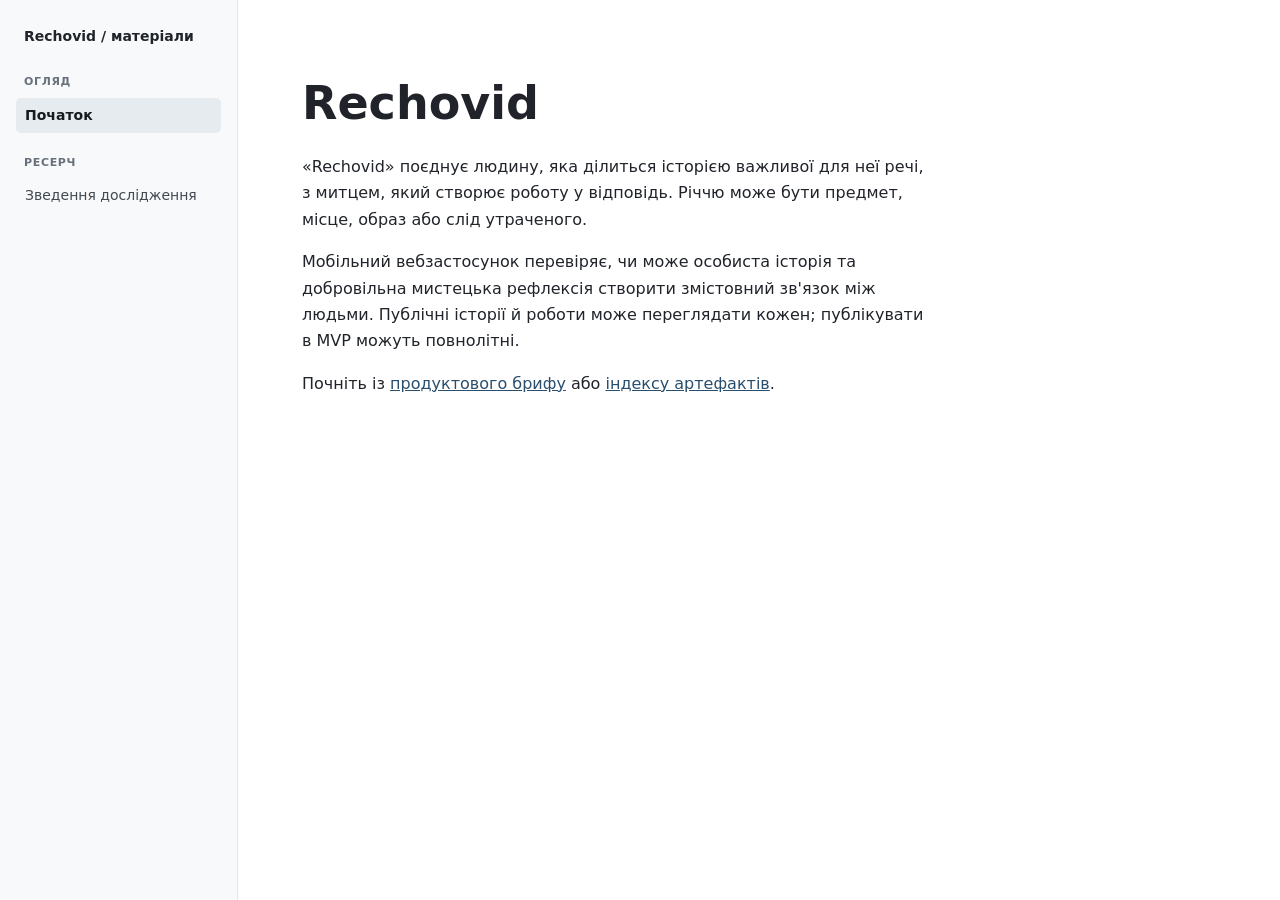
<file: index.html>
<!doctype html>
<html lang="uk">
  <head>
    <meta charset="utf-8">
    <meta name="viewport" content="width=device-width, initial-scale=1">
    <title>Rechovid — матеріали продукту</title>
    <link rel="stylesheet" href="_nav/nav.css">
    <script src="_nav/tree.js" defer></script>
    <script src="_nav/nav.js" data-root="./" defer></script>
  </head>
  <body>
    <div class="repo-layout">
      <aside data-repo-nav></aside>
      <main class="repo-content">
        <h1>Rechovid</h1>
        <p>«Rechovid» поєднує людину, яка ділиться історією важливої для неї речі, з митцем, який створює роботу у відповідь. Річчю може бути предмет, місце, образ або слід утраченого.</p>
        <p>Мобільний вебзастосунок перевіряє, чи може особиста історія та добровільна мистецька рефлексія створити змістовний зв'язок між людьми. Публічні історії й роботи може переглядати кожен; публікувати в MVP можуть повнолітні.</p>
        <p>Почніть із <a href="Codex.md">продуктового брифу</a> або <a href="README.md">індексу артефактів</a>.</p>
      </main>
    </div>
  </body>
</html>
</file>
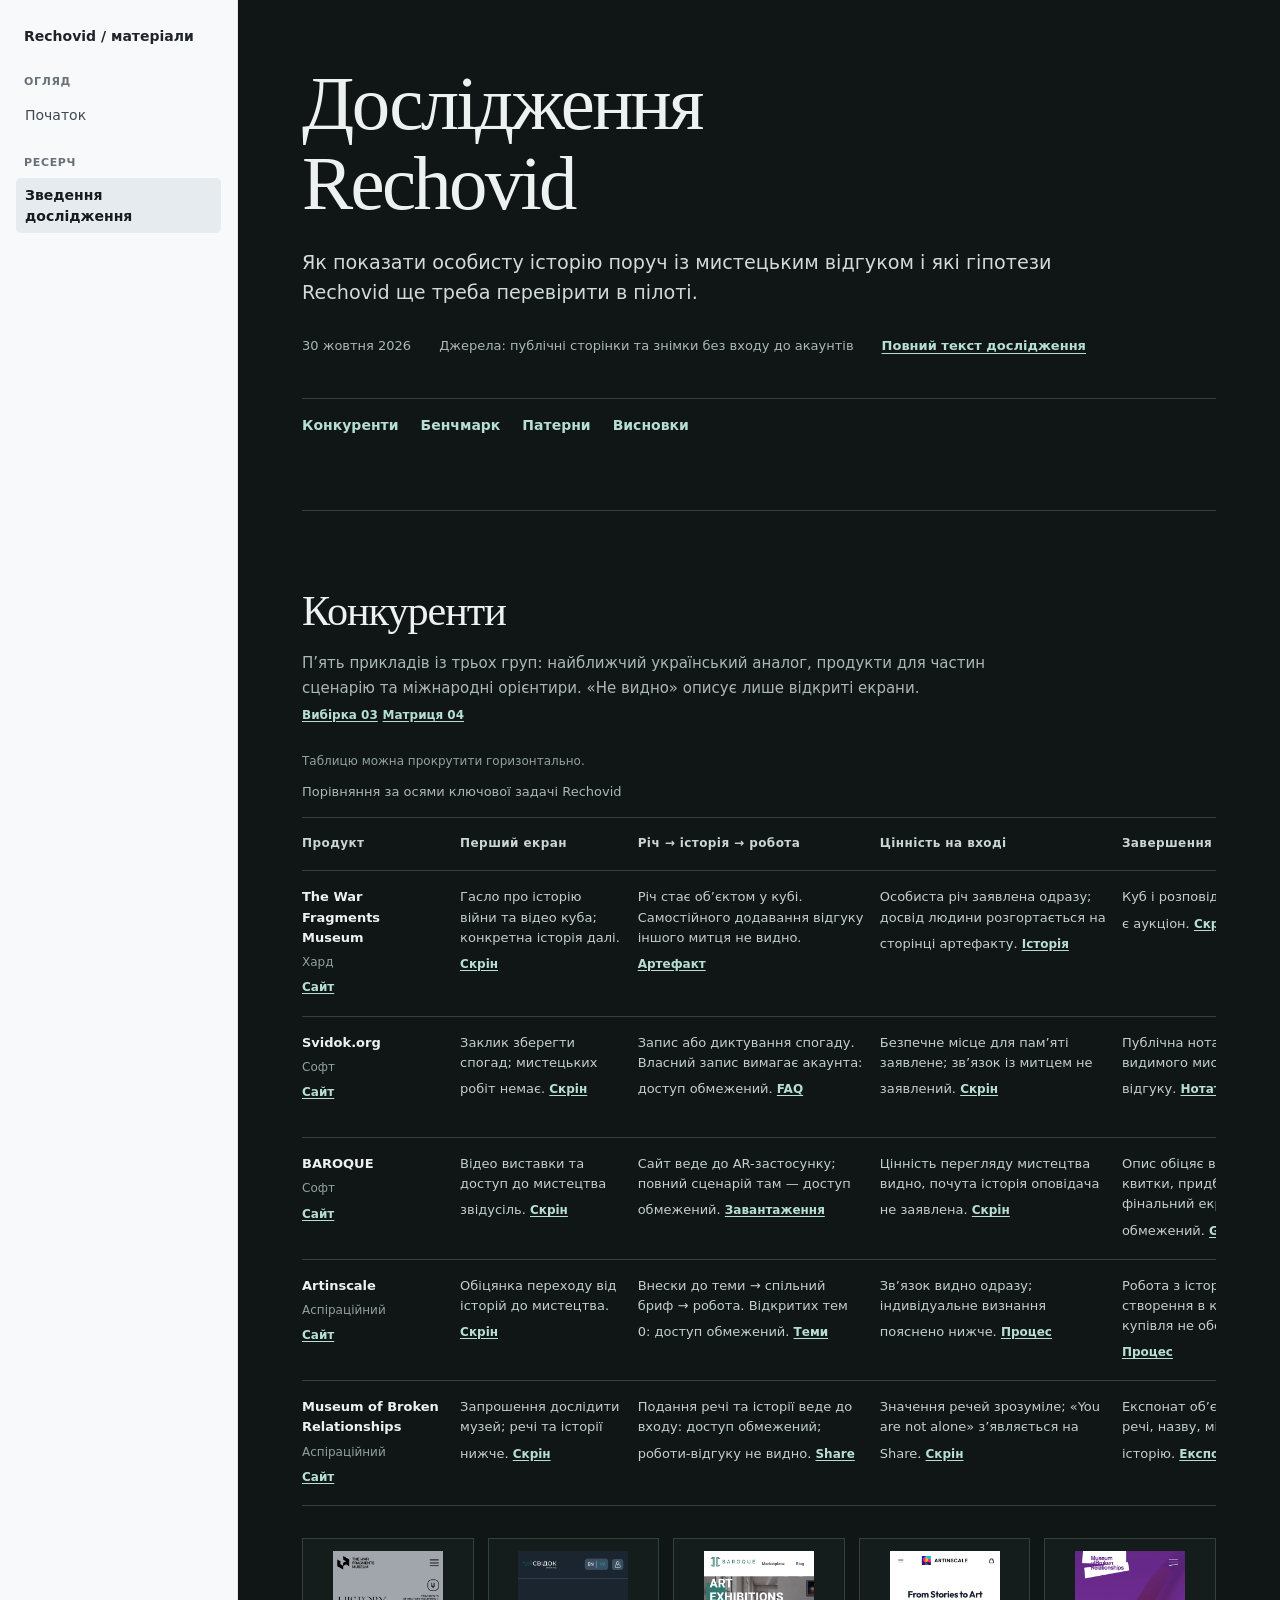
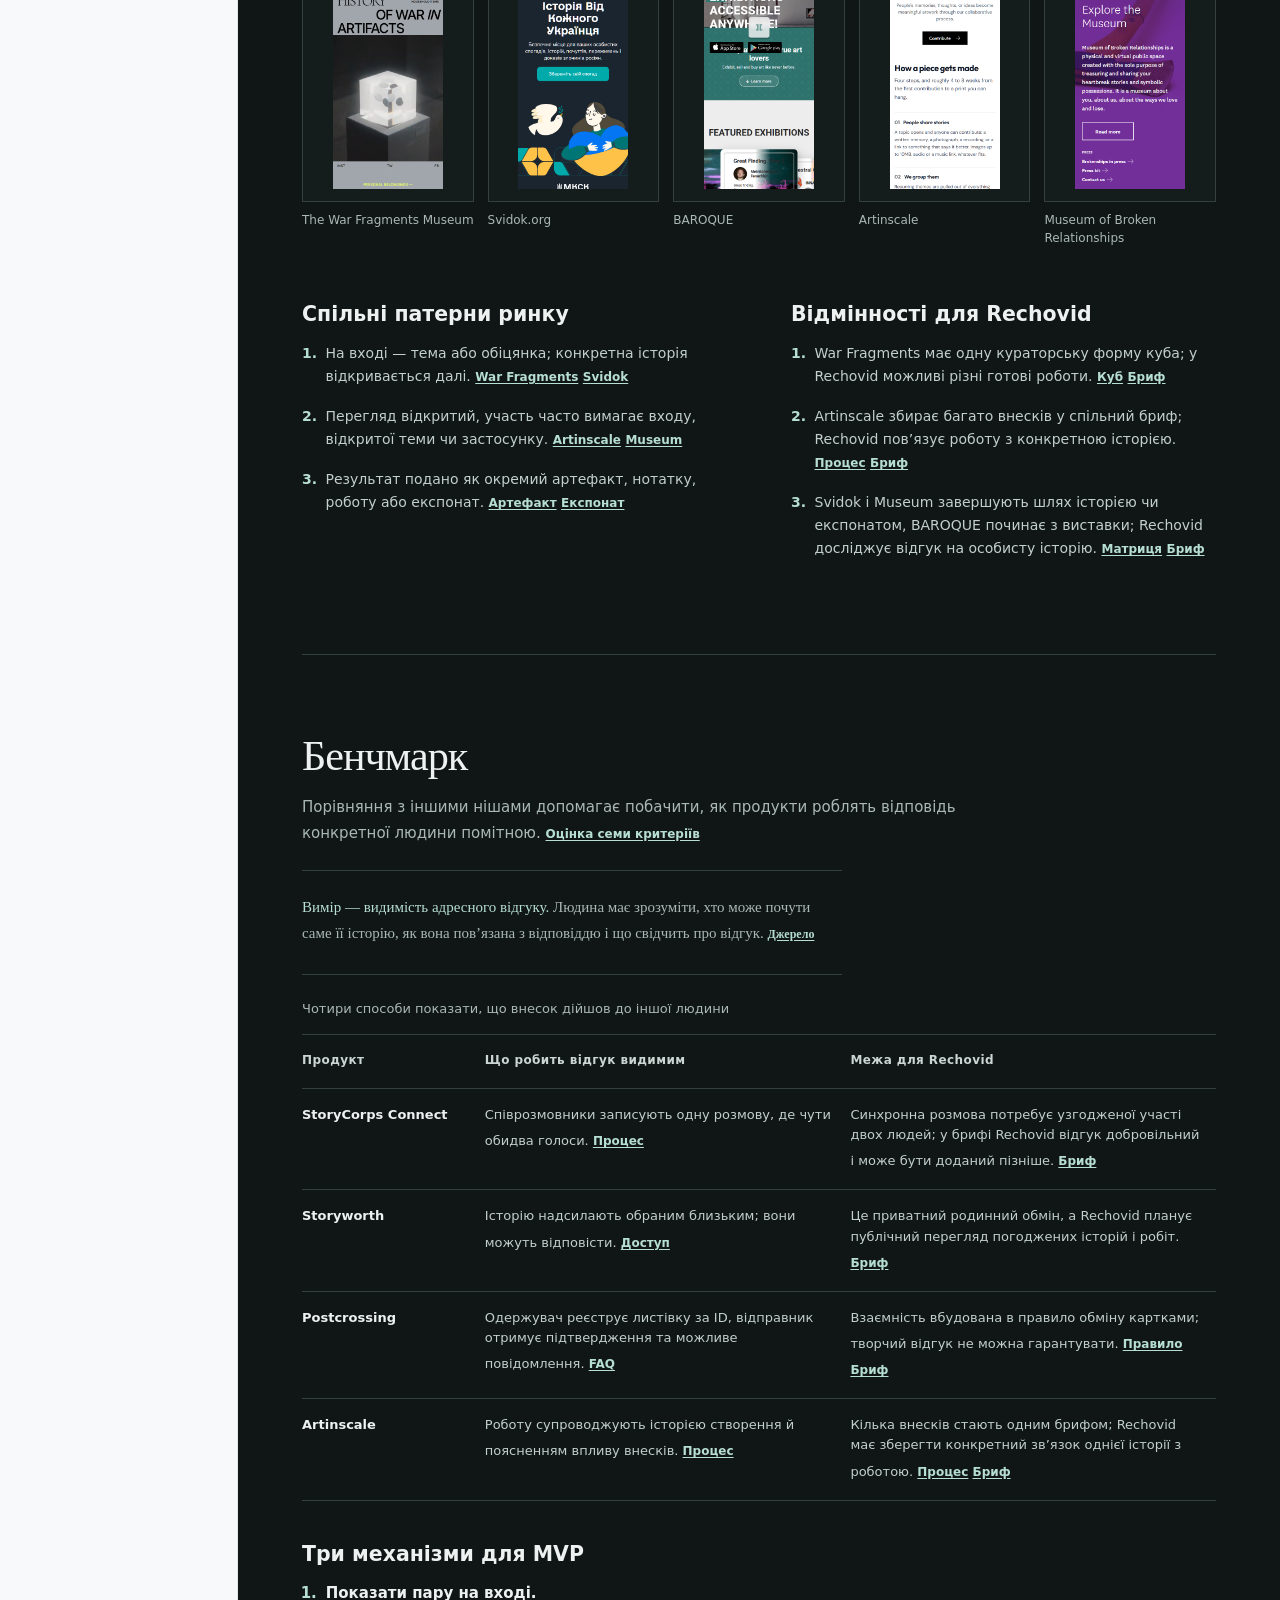
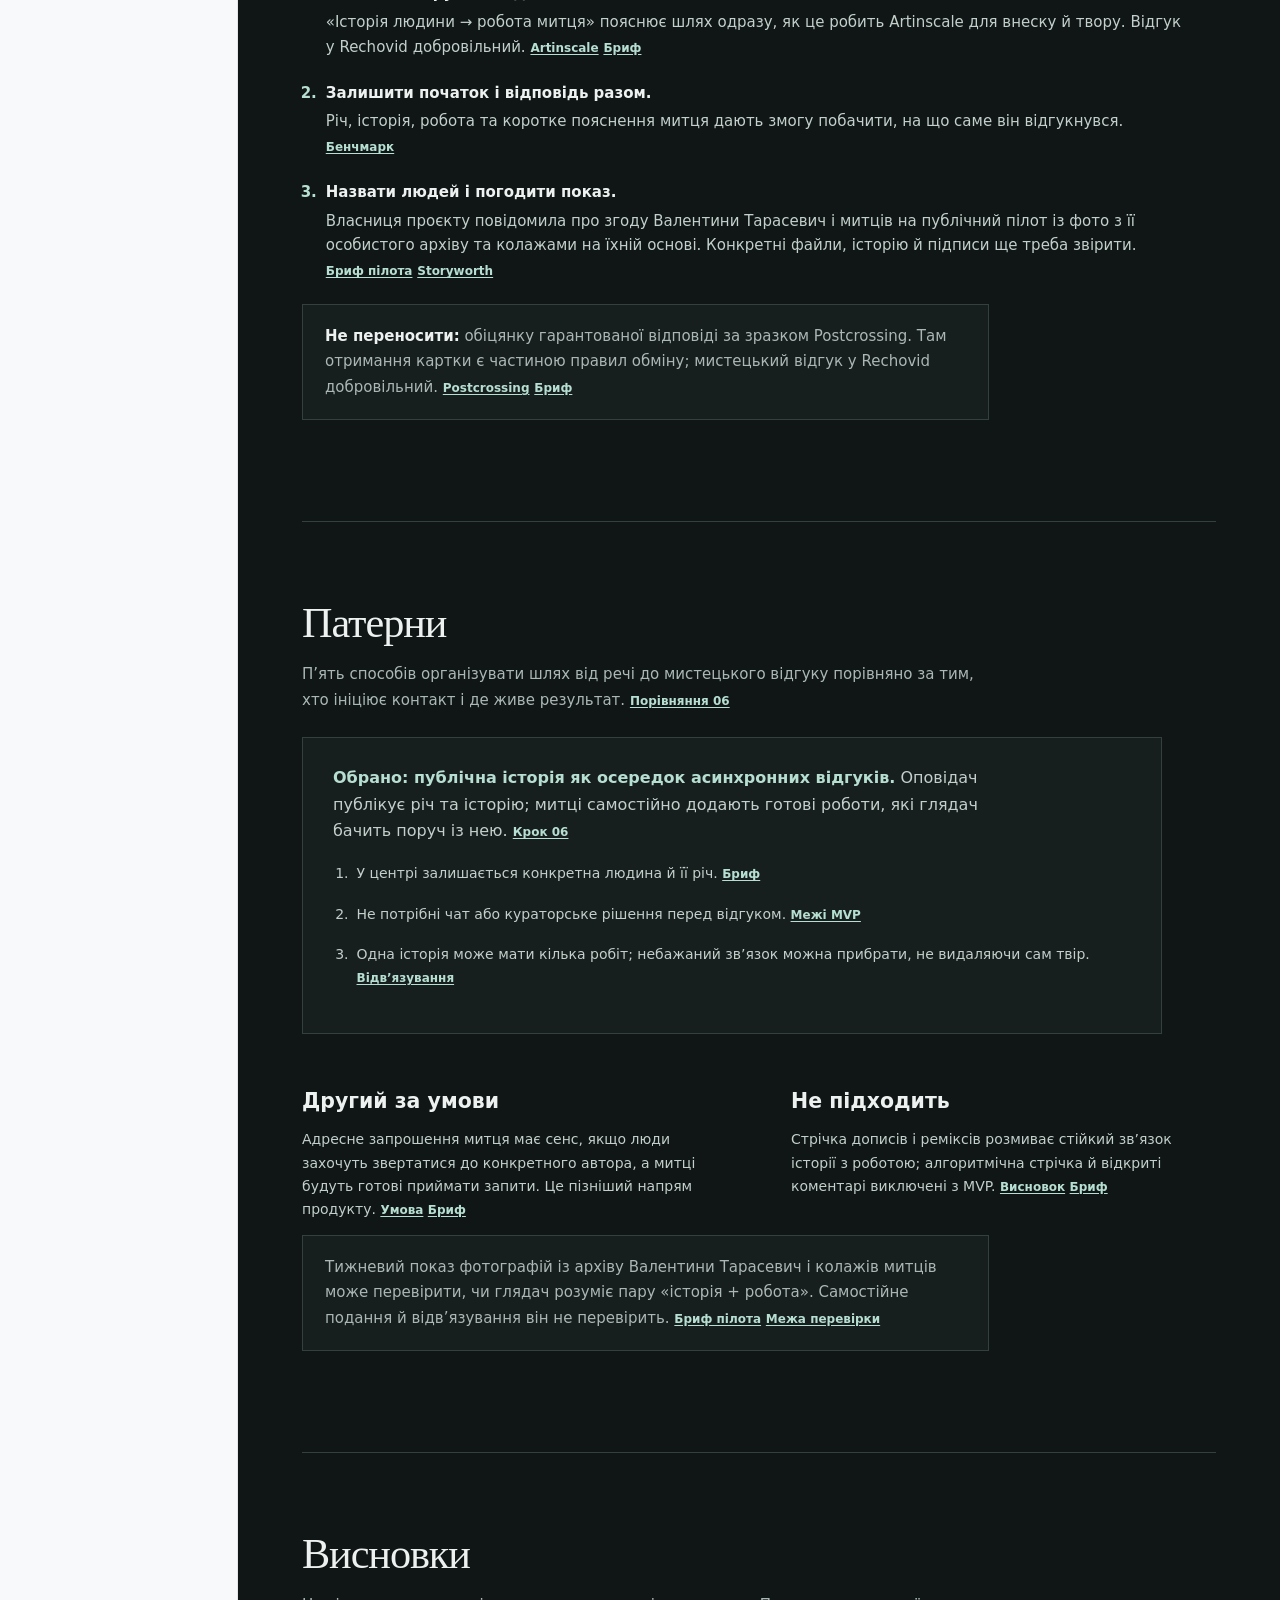
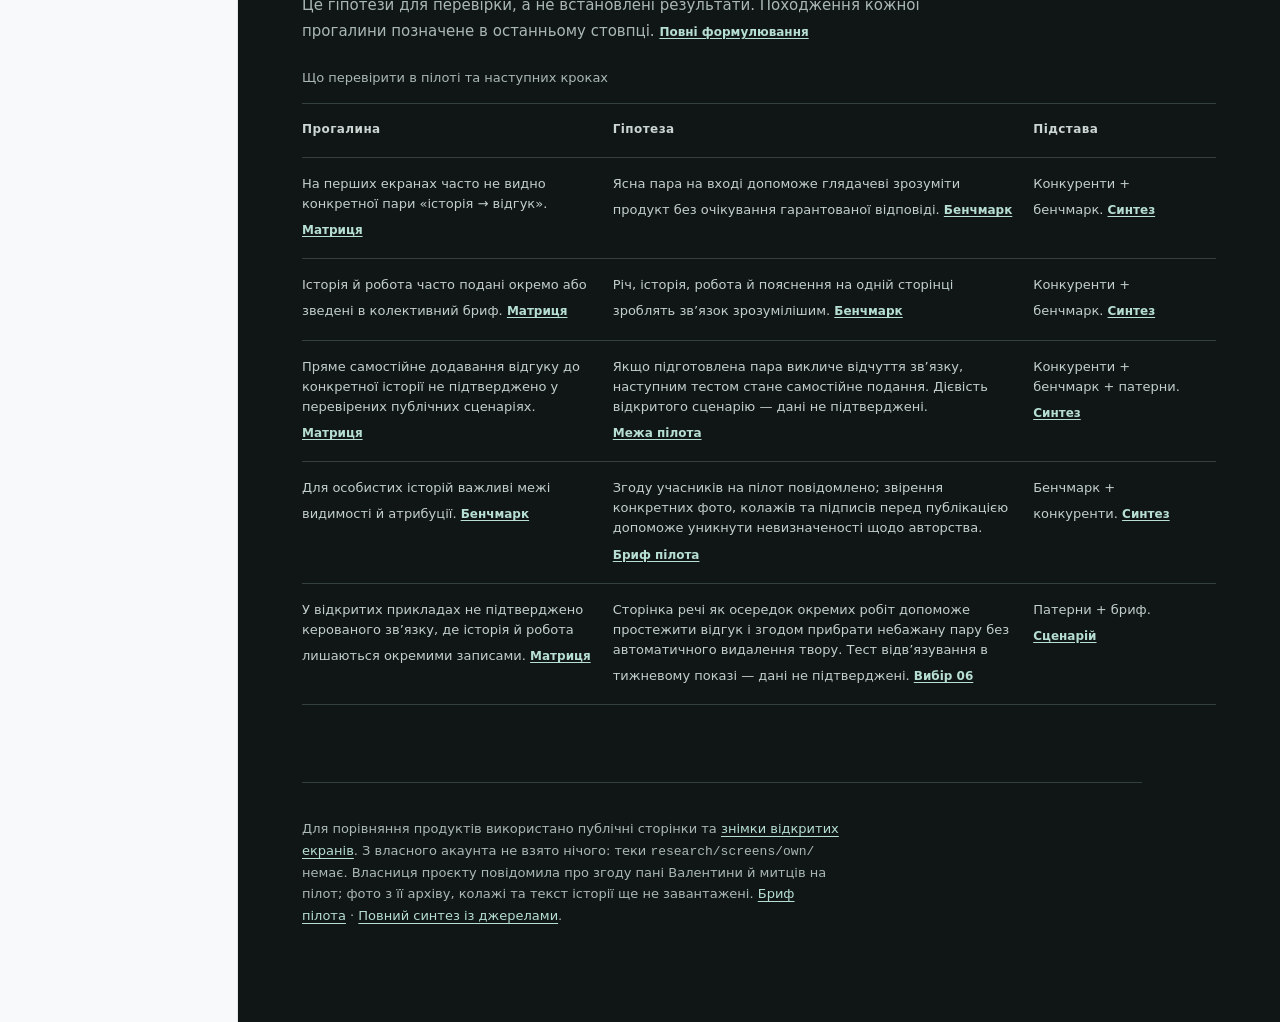
<file: research/research.html>
<!doctype html>
<html lang="uk">
  <head>
    <meta charset="utf-8">
    <meta name="viewport" content="width=device-width, initial-scale=1">
    <meta name="color-scheme" content="dark light">
    <meta name="description" content="Зведення дослідження Rechovid: конкуренти, бенчмарк, патерни й гіпотези продукту.">
    <title>Дослідження — Rechovid</title>
    <link rel="stylesheet" href="../_nav/nav.css">
    <script src="../_nav/tree.js" defer></script>
    <script src="../_nav/nav.js" data-root="../" defer></script>
    <style>
      .research-page {
        --ink: #edf1f0;
        --muted: #aab8b5;
        --quiet: #91a19e;
        --line: #34403e;
        --panel: #171e1e;
        --accent: #b6ded1;
        background: #101616;
        color: var(--ink);
        color-scheme: dark;
      }

      .research-page [data-repo-nav] { color-scheme: light; }
      .research-page .repo-content {
        width: 100%;
        max-width: 1530px;
        min-width: 0;
        padding: clamp(32px, 5vw, 76px) clamp(22px, 5vw, 76px) 84px;
      }

      .research-page .repo-content a { color: var(--accent); text-underline-offset: .2em; }
      .research-page .repo-content a:hover { color: #d8f2e8; }
      .research-page .repo-content a:focus-visible,
      .research-page [tabindex="0"]:focus-visible {
        outline: 2px solid #d2efe4;
        outline-offset: 4px;
        border-radius: 2px;
      }
      .research-page ::selection { background: #315d51; color: #fff; }

      .report-header {
        max-width: 950px;
        padding: 0 0 clamp(46px, 6vw, 80px);
      }
      .report-header h1 {
        margin: 0 0 24px;
        max-width: 11ch;
        font-family: Georgia, "Times New Roman", serif;
        font-size: clamp(42px, 6vw, 78px);
        font-weight: 400;
        letter-spacing: -.035em;
        line-height: 1.04;
        text-wrap: balance;
      }
      .report-header .lede {
        max-width: 66ch;
        margin: 0;
        color: #d2dbd8;
        font-size: clamp(17px, 1.5vw, 21px);
        line-height: 1.58;
      }
      .report-meta {
        display: flex;
        flex-wrap: wrap;
        gap: 12px 28px;
        margin-top: 28px;
        color: var(--muted);
        font-size: 13px;
        line-height: 1.5;
      }
      .report-meta a { font-weight: 650; }
      .page-links {
        display: flex;
        flex-wrap: wrap;
        gap: 10px 22px;
        margin-top: 42px;
        padding-top: 18px;
        border-top: 1px solid var(--line);
        font-size: 14px;
        font-weight: 650;
      }
      .page-links a { text-decoration: none; }
      .page-links a:hover { text-decoration: underline; }

      .report-section {
        padding: clamp(50px, 6vw, 82px) 0;
        border-top: 1px solid var(--line);
        scroll-margin-top: 24px;
      }
      .report-section > h2 {
        margin: 0 0 16px;
        font-family: Georgia, "Times New Roman", serif;
        font-size: clamp(32px, 3.3vw, 48px);
        font-weight: 400;
        letter-spacing: -.025em;
        line-height: 1.12;
      }
      .report-section h3 {
        margin: 40px 0 14px;
        font-size: clamp(17px, 1.6vw, 21px);
        font-weight: 650;
        line-height: 1.3;
      }
      .report-section > p,
      .report-section .section-intro {
        max-width: 72ch;
        margin: 0 0 24px;
        color: var(--muted);
        font-size: 15px;
        line-height: 1.7;
      }
      .report-section strong { color: var(--ink); }
      .report-section .source {
        color: var(--accent);
        font-size: 12px;
        font-weight: 600;
        white-space: nowrap;
      }

      .table-note {
        margin: 0 0 10px !important;
        color: var(--quiet) !important;
        font-size: 12px !important;
      }
      .table-scroll {
        overflow-x: auto;
        scrollbar-color: #64736f #17201e;
        scrollbar-width: thin;
      }
      .report-table {
        width: 100%;
        border-collapse: separate;
        border-spacing: 0;
        font-size: 13px;
        line-height: 1.55;
        font-variant-numeric: tabular-nums;
      }
      .report-table caption {
        padding: 0 0 15px;
        color: var(--muted);
        font-size: 13px;
        text-align: left;
      }
      .report-table th,
      .report-table td {
        padding: 16px 16px 18px 0;
        border-top: 1px solid var(--line);
        vertical-align: top;
        text-align: left;
      }
      .report-table thead th {
        color: #cbd5d1;
        font-size: 12px;
        font-weight: 700;
        letter-spacing: .035em;
      }
      .report-table tbody th {
        color: var(--ink);
        font-weight: 700;
      }
      .report-table tbody tr:last-child th,
      .report-table tbody tr:last-child td { border-bottom: 1px solid var(--line); }
      .report-table td { color: #c2cfca; }
      .report-table td .source,
      .report-table th .source { display: inline-block; margin-top: 7px; }
      .matrix { min-width: 1130px; }
      .matrix th:first-child { min-width: 158px; width: 14%; }
      .matrix th:nth-child(2) { min-width: 174px; width: 16%; }
      .matrix th:nth-child(3) { min-width: 235px; width: 22%; }
      .matrix th:nth-child(4) { min-width: 235px; width: 22%; }
      .matrix th:nth-child(5) { min-width: 205px; width: 19%; }
      .matrix th:nth-child(6) { min-width: 100px; width: 7%; }
      .matrix tbody th span {
        display: block;
        margin-top: 5px;
        color: var(--quiet);
        font-size: 12px;
        font-weight: 500;
      }

      .evidence-grid {
        display: grid;
        grid-template-columns: repeat(5, minmax(0, 1fr));
        gap: 14px;
        margin: 32px 0 0;
      }
      .evidence-grid figure { min-width: 0; margin: 0; }
      .evidence-grid a {
        display: block;
        padding: 12px;
        border: 1px solid var(--line);
        background: #151d1c;
      }
      .evidence-grid img {
        display: block;
        width: 100%;
        height: 238px;
        object-fit: contain;
        object-position: top center;
      }
      .evidence-grid figcaption {
        padding-top: 10px;
        color: var(--muted);
        font-size: 12px;
        line-height: 1.45;
      }

      .paired-lists {
        display: grid;
        grid-template-columns: repeat(2, minmax(0, 1fr));
        gap: clamp(24px, 5vw, 72px);
        margin-top: 14px;
      }
      .paired-lists ol,
      .mechanisms,
      .report-list { margin: 0; padding-left: 1.25em; }
      .paired-lists li,
      .mechanisms li,
      .report-list li {
        padding-left: .25em;
        margin-bottom: 17px;
        color: #c2cfca;
        font-size: 14px;
        line-height: 1.65;
      }
      .paired-lists li::marker,
      .mechanisms li::marker { color: var(--accent); font-weight: 700; }

      .measure {
        max-width: 850px;
        padding: 24px 0 28px;
        border-top: 1px solid var(--line);
        border-bottom: 1px solid var(--line);
        color: #dce5e1;
        font-family: Georgia, "Times New Roman", serif;
        font-size: clamp(20px, 2vw, 29px);
        line-height: 1.45;
      }
      .measure strong { color: var(--accent); font-weight: 400; }
      .benchmark-table { min-width: 720px; }
      .benchmark-table th:first-child { width: 20%; }
      .benchmark-table th:nth-child(2) { width: 40%; }
      .benchmark-table th:nth-child(3) { width: 40%; }
      .mechanisms { max-width: 880px; }
      .mechanisms li { margin-bottom: 21px; font-size: 15px; }
      .mechanisms strong { display: block; margin-bottom: 4px; }
      .limit-note {
        max-width: 880px;
        margin-top: 22px;
        padding: 19px 22px;
        border: 1px solid var(--line);
        background: var(--panel);
        color: #c2cfca;
        font-size: 14px;
        line-height: 1.65;
      }

      .pattern-choice {
        max-width: 860px;
        padding: 27px 30px;
        border: 1px solid var(--line);
        background: var(--panel);
      }
      .pattern-choice p { margin: 0 0 12px; color: #c2cfca; line-height: 1.65; }
      .pattern-choice p:last-child { margin-bottom: 0; }
      .pattern-choice strong { color: var(--accent); }
      .pattern-choice .report-list { margin-top: 18px; }
      .pattern-alternatives p { color: #c2cfca; font-size: 14px; line-height: 1.65; }
      .conclusion-table { min-width: 900px; }
      .conclusion-table th:first-child { width: 34%; }
      .conclusion-table th:nth-child(2) { width: 46%; }
      .conclusion-table th:nth-child(3) { width: 20%; }
      .report-footer {
        max-width: 840px;
        padding-top: 22px;
        border-top: 1px solid var(--line);
        color: var(--muted);
        font-size: 13px;
        line-height: 1.6;
      }

      @media (max-width: 1080px) {
        .evidence-grid { grid-template-columns: repeat(3, minmax(0, 1fr)); }
      }
      @media (max-width: 760px) {
        .research-page .repo-content { padding: 36px 24px 68px; }
        .paired-lists { grid-template-columns: 1fr; gap: 0; }
        .evidence-grid { grid-template-columns: repeat(2, minmax(0, 1fr)); }
      }
      @media (max-width: 620px) {
        .research-page .repo-layout { grid-template-columns: 118px minmax(0, 1fr); }
        .research-page .repo-content { padding: 30px 16px 60px; }
        .research-page .repo-nav { padding: 20px 6px; font-size: 12px; }
        .research-page .repo-nav__heading { margin-left: 7px; margin-right: 5px; }
        .research-page .repo-nav li > a { padding-left: 7px; padding-right: 5px; }
        .report-header h1 { font-size: clamp(33px, 9vw, 43px); overflow-wrap: anywhere; }
        .report-header .lede { font-size: 15px; }
        .page-links { gap: 11px 18px; }
        .evidence-grid { grid-template-columns: 1fr; }
        .evidence-grid img { height: 265px; }
        .pattern-choice { padding: 22px 18px; }
      }
    </style>
  </head>
  <body class="research-page">
    <div class="repo-layout">
      <aside data-repo-nav></aside>
      <main class="repo-content" id="main">
        <header class="report-header">
          <h1>Дослідження Rechovid</h1>
          <p class="lede">Як показати особисту історію поруч із мистецьким відгуком і які гіпотези Rechovid ще треба перевірити в пілоті.</p>
          <div class="report-meta">
            <span>30 жовтня 2026</span>
            <span>Джерела: публічні сторінки та знімки без входу до акаунтів</span>
            <a href="research.md">Повний текст дослідження</a>
          </div>
          <nav class="page-links" aria-label="Розділи дослідження">
            <a href="#competitors">Конкуренти</a>
            <a href="#benchmark">Бенчмарк</a>
            <a href="#patterns">Патерни</a>
            <a href="#conclusions">Висновки</a>
          </nav>
        </header>

        <section class="report-section" id="competitors" aria-labelledby="competitors-title">
          <h2 id="competitors-title">Конкуренти</h2>
          <p class="section-intro">П’ять прикладів із трьох груп: найближчий український аналог, продукти для частин сценарію та міжнародні орієнтири. «Не видно» описує лише відкриті екрани. <a class="source" href="notes/03-competitors.md">Вибірка 03</a> <a class="source" href="notes/04-matrix.md">Матриця 04</a></p>
          <p class="table-note">Таблицю можна прокрутити горизонтально.</p>
          <div class="table-scroll" role="region" aria-label="Матриця п’яти конкурентів" tabindex="0">
            <table class="report-table matrix">
              <caption>Порівняння за осями ключової задачі Rechovid</caption>
              <thead><tr><th scope="col">Продукт</th><th scope="col">Перший екран</th><th scope="col">Річ → історія → робота</th><th scope="col">Цінність на вході</th><th scope="col">Завершення</th><th scope="col">Мова</th></tr></thead>
              <tbody>
                <tr>
                  <th scope="row">The War Fragments Museum<span>Хард</span><a class="source" href="https://thewarfragments.com/">Сайт</a></th>
                  <td>Гасло про історію війни та відео куба; конкретна історія далі. <a class="source" href="screens/war-fragments-home.png">Скрін</a></td>
                  <td>Річ стає об’єктом у кубі. Самостійного додавання відгуку іншого митця не видно. <a class="source" href="https://thewarfragments.com/artifact/d2ddd0d6-cf51-11ed-bc12-bea17854255b">Артефакт</a></td>
                  <td>Особиста річ заявлена одразу; досвід людини розгортається на сторінці артефакту. <a class="source" href="screens/war-fragments-artifact-story.png">Історія</a></td>
                  <td>Куб і розповідь; у прикладі є аукціон. <a class="source" href="screens/war-fragments-artifact.png">Скрін</a></td>
                  <td>Англійська. <a class="source" href="screens/war-fragments-home.png">Скрін</a></td>
                </tr>
                <tr>
                  <th scope="row">Svidok.org<span>Софт</span><a class="source" href="https://svidok.org/">Сайт</a></th>
                  <td>Заклик зберегти спогад; мистецьких робіт немає. <a class="source" href="screens/svidok-home.png">Скрін</a></td>
                  <td>Запис або диктування спогаду. Власний запис вимагає акаунта: доступ обмежений. <a class="source" href="https://svidok.org/faq">FAQ</a></td>
                  <td>Безпечне місце для пам’яті заявлене; зв’язок із митцем не заявлений. <a class="source" href="screens/svidok-home.png">Скрін</a></td>
                  <td>Публічна нотатка без видимого мистецького відгуку. <a class="source" href="screens/svidok-notes.png">Нотатки</a></td>
                  <td>Українська, перемикач UA/EN. <a class="source" href="screens/svidok-home.png">Скрін</a></td>
                </tr>
                <tr>
                  <th scope="row">BAROQUE<span>Софт</span><a class="source" href="https://thebaroque.app/">Сайт</a></th>
                  <td>Відео виставки та доступ до мистецтва звідусіль. <a class="source" href="screens/baroque-home.png">Скрін</a></td>
                  <td>Сайт веде до AR-застосунку; повний сценарій там — доступ обмежений. <a class="source" href="https://thebaroque.app/download">Завантаження</a></td>
                  <td>Цінність перегляду мистецтва видно, почута історія оповідача не заявлена. <a class="source" href="screens/baroque-home.png">Скрін</a></td>
                  <td>Опис обіцяє виставки, квитки, придбання; фінальний екран — доступ обмежений. <a class="source" href="https://play.google.com/store/apps/details?id=com.QWERTY.BaroqueGallery">Google Play</a></td>
                  <td>Англійська. <a class="source" href="https://apps.apple.com/ua/app/baroque-gallery/id1583807961">App Store</a></td>
                </tr>
                <tr>
                  <th scope="row">Artinscale<span>Аспіраційний</span><a class="source" href="https://www.artinscale.com/how-it-works">Сайт</a></th>
                  <td>Обіцянка переходу від історій до мистецтва. <a class="source" href="screens/artinscale-how-it-works.png">Скрін</a></td>
                  <td>Внески до теми → спільний бриф → робота. Відкритих тем 0: доступ обмежений. <a class="source" href="screens/artinscale-topics.png">Теми</a></td>
                  <td>Зв’язок видно одразу; індивідуальне визнання пояснено нижче. <a class="source" href="https://www.artinscale.com/how-it-works">Процес</a></td>
                  <td>Робота з історією створення в каталозі; купівля не обов’язкова. <a class="source" href="https://www.artinscale.com/how-it-works">Процес</a></td>
                  <td>Англійська. <a class="source" href="screens/artinscale-how-it-works.png">Скрін</a></td>
                </tr>
                <tr>
                  <th scope="row">Museum of Broken Relationships<span>Аспіраційний</span><a class="source" href="https://brokenships.com/explore">Сайт</a></th>
                  <td>Запрошення дослідити музей; речі та історії нижче. <a class="source" href="screens/broken-relationships-explore.png">Скрін</a></td>
                  <td>Подання речі та історії веде до входу: доступ обмежений; роботи-відгуку не видно. <a class="source" href="https://brokenships.com/share">Share</a></td>
                  <td>Значення речей зрозуміле; «You are not alone» з’являється на Share. <a class="source" href="screens/broken-relationships-share.png">Скрін</a></td>
                  <td>Експонат об’єднує образ речі, назву, місце, період та історію. <a class="source" href="screens/broken-relationships-object.png">Експонат</a></td>
                  <td>Англійська в навігації. <a class="source" href="screens/broken-relationships-explore.png">Скрін</a></td>
                </tr>
              </tbody>
            </table>
          </div>

          <div class="evidence-grid" aria-label="Скріншоти відкритих перших екранів">
            <figure><a href="screens/war-fragments-home.png" aria-label="Відкрити повний скрін The War Fragments Museum"><img src="screens/war-fragments-home.png" alt="Перший екран The War Fragments Museum із кубом" loading="lazy"></a><figcaption>The War Fragments Museum</figcaption></figure>
            <figure><a href="screens/svidok-home.png" aria-label="Відкрити повний скрін Svidok.org"><img src="screens/svidok-home.png" alt="Перший екран Svidok із закликом зберегти спогад" loading="lazy"></a><figcaption>Svidok.org</figcaption></figure>
            <figure><a href="screens/baroque-home.png" aria-label="Відкрити повний скрін BAROQUE"><img src="screens/baroque-home.png" alt="Перший екран BAROQUE із відео виставки" loading="lazy"></a><figcaption>BAROQUE</figcaption></figure>
            <figure><a href="screens/artinscale-how-it-works.png" aria-label="Відкрити повний скрін Artinscale"><img src="screens/artinscale-how-it-works.png" alt="Перший екран Artinscale із поясненням шляху від історії до мистецтва" loading="lazy"></a><figcaption>Artinscale</figcaption></figure>
            <figure><a href="screens/broken-relationships-explore.png" aria-label="Відкрити повний скрін Museum of Broken Relationships"><img src="screens/broken-relationships-explore.png" alt="Перший екран Museum of Broken Relationships" loading="lazy"></a><figcaption>Museum of Broken Relationships</figcaption></figure>
          </div>

          <div class="paired-lists">
            <div>
              <h3>Спільні патерни ринку</h3>
              <ol>
                <li>На вході — тема або обіцянка; конкретна історія відкривається далі. <a class="source" href="screens/war-fragments-home.png">War Fragments</a> <a class="source" href="screens/svidok-home.png">Svidok</a></li>
                <li>Перегляд відкритий, участь часто вимагає входу, відкритої теми чи застосунку. <a class="source" href="screens/artinscale-topics.png">Artinscale</a> <a class="source" href="https://brokenships.com/share">Museum</a></li>
                <li>Результат подано як окремий артефакт, нотатку, роботу або експонат. <a class="source" href="screens/war-fragments-artifact-story.png">Артефакт</a> <a class="source" href="screens/broken-relationships-object.png">Експонат</a></li>
              </ol>
            </div>
            <div>
              <h3>Відмінності для Rechovid</h3>
              <ol>
                <li>War Fragments має одну кураторську форму куба; у Rechovid можливі різні готові роботи. <a class="source" href="screens/war-fragments-artifact.png">Куб</a> <a class="source" href="../Codex.md">Бриф</a></li>
                <li>Artinscale збирає багато внесків у спільний бриф; Rechovid пов’язує роботу з конкретною історією. <a class="source" href="https://www.artinscale.com/how-it-works">Процес</a> <a class="source" href="../Codex.md">Бриф</a></li>
                <li>Svidok і Museum завершують шлях історією чи експонатом, BAROQUE починає з виставки; Rechovid досліджує відгук на особисту історію. <a class="source" href="notes/04-matrix.md">Матриця</a> <a class="source" href="../Codex.md">Бриф</a></li>
              </ol>
            </div>
          </div>
        </section>

        <section class="report-section" id="benchmark" aria-labelledby="benchmark-title">
          <h2 id="benchmark-title">Бенчмарк</h2>
          <p class="section-intro">Порівняння з іншими нішами допомагає побачити, як продукти роблять відповідь конкретної людини помітною. <a class="source" href="notes/05-benchmark.md">Оцінка семи критеріїв</a></p>
          <p class="measure"><strong>Вимір — видимість адресного відгуку.</strong> Людина має зрозуміти, хто може почути саме її історію, як вона пов’язана з відповіддю і що свідчить про відгук. <a class="source" href="notes/05-benchmark.md">Джерело</a></p>
          <div class="table-scroll" role="region" aria-label="Порівняння механізмів відгуку" tabindex="0">
            <table class="report-table benchmark-table">
              <caption>Чотири способи показати, що внесок дійшов до іншої людини</caption>
              <thead><tr><th scope="col">Продукт</th><th scope="col">Що робить відгук видимим</th><th scope="col">Межа для Rechovid</th></tr></thead>
              <tbody>
                <tr><th scope="row">StoryCorps Connect</th><td>Співрозмовники записують одну розмову, де чути обидва голоси. <a class="source" href="https://storycorps.org/participate/storycorps-connect/">Процес</a></td><td>Синхронна розмова потребує узгодженої участі двох людей; у брифі Rechovid відгук добровільний і може бути доданий пізніше. <a class="source" href="../Codex.md">Бриф</a></td></tr>
                <tr><th scope="row">Storyworth</th><td>Історію надсилають обраним близьким; вони можуть відповісти. <a class="source" href="https://help.storyworth.com/en_US/manage-account/sharing-permissions">Доступ</a></td><td>Це приватний родинний обмін, а Rechovid планує публічний перегляд погоджених історій і робіт. <a class="source" href="../Codex.md">Бриф</a></td></tr>
                <tr><th scope="row">Postcrossing</th><td>Одержувач реєструє листівку за ID, відправник отримує підтвердження та можливе повідомлення. <a class="source" href="https://www.postcrossing.com/help">FAQ</a></td><td>Взаємність вбудована в правило обміну картками; творчий відгук не можна гарантувати. <a class="source" href="https://www.postcrossing.com/about">Правило</a> <a class="source" href="../Codex.md">Бриф</a></td></tr>
                <tr><th scope="row">Artinscale</th><td>Роботу супроводжують історією створення й поясненням впливу внесків. <a class="source" href="https://www.artinscale.com/how-it-works">Процес</a></td><td>Кілька внесків стають одним брифом; Rechovid має зберегти конкретний зв’язок однієї історії з роботою. <a class="source" href="https://www.artinscale.com/how-it-works">Процес</a> <a class="source" href="../Codex.md">Бриф</a></td></tr>
              </tbody>
            </table>
          </div>

          <h3>Три механізми для MVP</h3>
          <ol class="mechanisms">
            <li><strong>Показати пару на вході.</strong> «Історія людини → робота митця» пояснює шлях одразу, як це робить Artinscale для внеску й твору. Відгук у Rechovid добровільний. <a class="source" href="https://www.artinscale.com/how-it-works">Artinscale</a> <a class="source" href="../Codex.md">Бриф</a></li>
            <li><strong>Залишити початок і відповідь разом.</strong> Річ, історія, робота та коротке пояснення митця дають змогу побачити, на що саме він відгукнувся. <a class="source" href="notes/05-benchmark.md">Бенчмарк</a></li>
            <li><strong>Назвати людей і погодити показ.</strong> Власниця проєкту повідомила про згоду Валентини Тарасевич і митців на публічний пілот із фото з її особистого архіву та колажами на їхній основі. Конкретні файли, історію й підписи ще треба звірити. <a class="source" href="../Codex.md">Бриф пілота</a> <a class="source" href="https://help.storyworth.com/en_US/manage-account/sharing-permissions">Storyworth</a></li>
          </ol>
          <p class="limit-note"><strong>Не переносити:</strong> обіцянку гарантованої відповіді за зразком Postcrossing. Там отримання картки є частиною правил обміну; мистецький відгук у Rechovid добровільний. <a class="source" href="https://www.postcrossing.com/about">Postcrossing</a> <a class="source" href="../Codex.md">Бриф</a></p>
        </section>

        <section class="report-section" id="patterns" aria-labelledby="patterns-title">
          <h2 id="patterns-title">Патерни</h2>
          <p class="section-intro">П’ять способів організувати шлях від речі до мистецького відгуку порівняно за тим, хто ініціює контакт і де живе результат. <a class="source" href="notes/06-patterns.md">Порівняння 06</a></p>
          <div class="pattern-choice">
            <p><strong>Обрано: публічна історія як осередок асинхронних відгуків.</strong> Оповідач публікує річ та історію; митці самостійно додають готові роботи, які глядач бачить поруч із нею. <a class="source" href="notes/06-patterns.md">Крок 06</a></p>
            <ol class="report-list">
              <li>У центрі залишається конкретна людина й її річ. <a class="source" href="../Codex.md">Бриф</a></li>
              <li>Не потрібні чат або кураторське рішення перед відгуком. <a class="source" href="../Codex.md">Межі MVP</a></li>
              <li>Одна історія може мати кілька робіт; небажаний зв’язок можна прибрати, не видаляючи сам твір. <a class="source" href="../Codex.md">Відв’язування</a></li>
            </ol>
          </div>
          <div class="paired-lists pattern-alternatives">
            <div><h3>Другий за умови</h3><p>Адресне запрошення митця має сенс, якщо люди захочуть звертатися до конкретного автора, а митці будуть готові приймати запити. Це пізніший напрям продукту. <a class="source" href="notes/06-patterns.md">Умова</a> <a class="source" href="../Codex.md">Бриф</a></p></div>
            <div><h3>Не підходить</h3><p>Стрічка дописів і реміксів розмиває стійкий зв’язок історії з роботою; алгоритмічна стрічка й відкриті коментарі виключені з MVP. <a class="source" href="notes/06-patterns.md">Висновок</a> <a class="source" href="../Codex.md">Бриф</a></p></div>
          </div>
          <p class="limit-note">Тижневий показ фотографій із архіву Валентини Тарасевич і колажів митців може перевірити, чи глядач розуміє пару «історія + робота». Самостійне подання й відв’язування він не перевірить. <a class="source" href="../Codex.md">Бриф пілота</a> <a class="source" href="notes/06-patterns.md">Межа перевірки</a></p>
        </section>

        <section class="report-section" id="conclusions" aria-labelledby="conclusions-title">
          <h2 id="conclusions-title">Висновки</h2>
          <p class="section-intro">Це гіпотези для перевірки, а не встановлені результати. Походження кожної прогалини позначене в останньому стовпці. <a class="source" href="research.md">Повні формулювання</a></p>
          <div class="table-scroll" role="region" aria-label="Прогалини та гіпотези Rechovid" tabindex="0">
            <table class="report-table conclusion-table">
              <caption>Що перевірити в пілоті та наступних кроках</caption>
              <thead><tr><th scope="col">Прогалина</th><th scope="col">Гіпотеза</th><th scope="col">Підстава</th></tr></thead>
              <tbody>
                <tr><td>На перших екранах часто не видно конкретної пари «історія → відгук». <a class="source" href="notes/04-matrix.md">Матриця</a></td><td>Ясна пара на вході допоможе глядачеві зрозуміти продукт без очікування гарантованої відповіді. <a class="source" href="notes/05-benchmark.md">Бенчмарк</a></td><td>Конкуренти + бенчмарк. <a class="source" href="research.md">Синтез</a></td></tr>
                <tr><td>Історія й робота часто подані окремо або зведені в колективний бриф. <a class="source" href="notes/04-matrix.md">Матриця</a></td><td>Річ, історія, робота й пояснення на одній сторінці зроблять зв’язок зрозумілішим. <a class="source" href="notes/05-benchmark.md">Бенчмарк</a></td><td>Конкуренти + бенчмарк. <a class="source" href="research.md">Синтез</a></td></tr>
                <tr><td>Пряме самостійне додавання відгуку до конкретної історії не підтверджено у перевірених публічних сценаріях. <a class="source" href="notes/04-matrix.md">Матриця</a></td><td>Якщо підготовлена пара викличе відчуття зв’язку, наступним тестом стане самостійне подання. Дієвість відкритого сценарію — дані не підтверджені. <a class="source" href="notes/06-patterns.md">Межа пілота</a></td><td>Конкуренти + бенчмарк + патерни. <a class="source" href="research.md">Синтез</a></td></tr>
                <tr><td>Для особистих історій важливі межі видимості й атрибуції. <a class="source" href="notes/05-benchmark.md">Бенчмарк</a></td><td>Згоду учасників на пілот повідомлено; звірення конкретних фото, колажів та підписів перед публікацією допоможе уникнути невизначеності щодо авторства. <a class="source" href="../Codex.md">Бриф пілота</a></td><td>Бенчмарк + конкуренти. <a class="source" href="research.md">Синтез</a></td></tr>
                <tr><td>У відкритих прикладах не підтверджено керованого зв’язку, де історія й робота лишаються окремими записами. <a class="source" href="notes/04-matrix.md">Матриця</a></td><td>Сторінка речі як осередок окремих робіт допоможе простежити відгук і згодом прибрати небажану пару без автоматичного видалення твору. Тест відв’язування в тижневому показі — дані не підтверджені. <a class="source" href="notes/06-patterns.md">Вибір 06</a></td><td>Патерни + бриф. <a class="source" href="../Codex.md">Сценарій</a></td></tr>
              </tbody>
            </table>
          </div>
        </section>

        <footer class="report-footer">
          <p>Для порівняння продуктів використано публічні сторінки та <a href="screens/">знімки відкритих екранів</a>. З власного акаунта не взято нічого: теки <code>research/screens/own/</code> немає. Власниця проєкту повідомила про згоду пані Валентини й митців на пілот; фото з її архіву, колажі та текст історії ще не завантажені. <a href="../Codex.md">Бриф пілота</a> · <a href="research.md">Повний синтез із джерелами</a>.</p>
        </footer>
      </main>
    </div>
  </body>
</html>
</file>
<file: _nav/nav.css>
:root {
  color-scheme: light;
  font-family: system-ui, -apple-system, BlinkMacSystemFont, "Segoe UI", sans-serif;
  color: #20242a;
  background: #fff;
}

* { box-sizing: border-box; }

body { margin: 0; }

.repo-layout {
  display: grid;
  grid-template-columns: 238px minmax(0, 1fr);
  min-height: 100vh;
}

[data-repo-nav] {
  border-right: 1px solid #e4e6e8;
  background: #f8f9fa;
}

.repo-nav {
  position: sticky;
  top: 0;
  padding: 26px 16px;
  max-height: 100vh;
  overflow-y: auto;
  font-size: 14px;
  line-height: 1.45;
}

.repo-nav__heading {
  display: block;
  margin: 0 8px 28px;
  color: #20242a;
  font-size: 14px;
  font-weight: 650;
  text-decoration: none;
}

.repo-nav__branch + .repo-nav__branch { margin-top: 22px; }

.repo-nav__label {
  margin: 0 8px 8px;
  color: #68717b;
  font-size: 11px;
  font-weight: 700;
  letter-spacing: .06em;
  text-transform: uppercase;
}

.repo-nav ul {
  margin: 0;
  padding: 0;
  list-style: none;
}

.repo-nav__nested { padding-left: 14px !important; }

.repo-nav li > a {
  display: block;
  padding: 7px 9px;
  border-radius: 5px;
  color: #414951;
  text-decoration: none;
}

.repo-nav li > a:hover { background: #eceff1; }

.repo-nav li > a[aria-current="page"] {
  background: #e6ebef;
  color: #161b20;
  font-weight: 650;
}

.repo-content {
  width: min(100%, 760px);
  padding: clamp(32px, 6vw, 76px) clamp(24px, 5vw, 64px);
}

.repo-content h1 { margin: 0 0 24px; font-size: clamp(32px, 4vw, 46px); }
.repo-content p { max-width: 65ch; line-height: 1.65; }
.repo-content a { color: #294e6e; }

@media (max-width: 620px) {
  .repo-layout { grid-template-columns: 150px minmax(0, 1fr); }
  .repo-nav { padding: 20px 8px; font-size: 13px; }
  .repo-nav__heading { margin-bottom: 24px; }
  .repo-content { padding: 28px 18px; }
}
</file>
